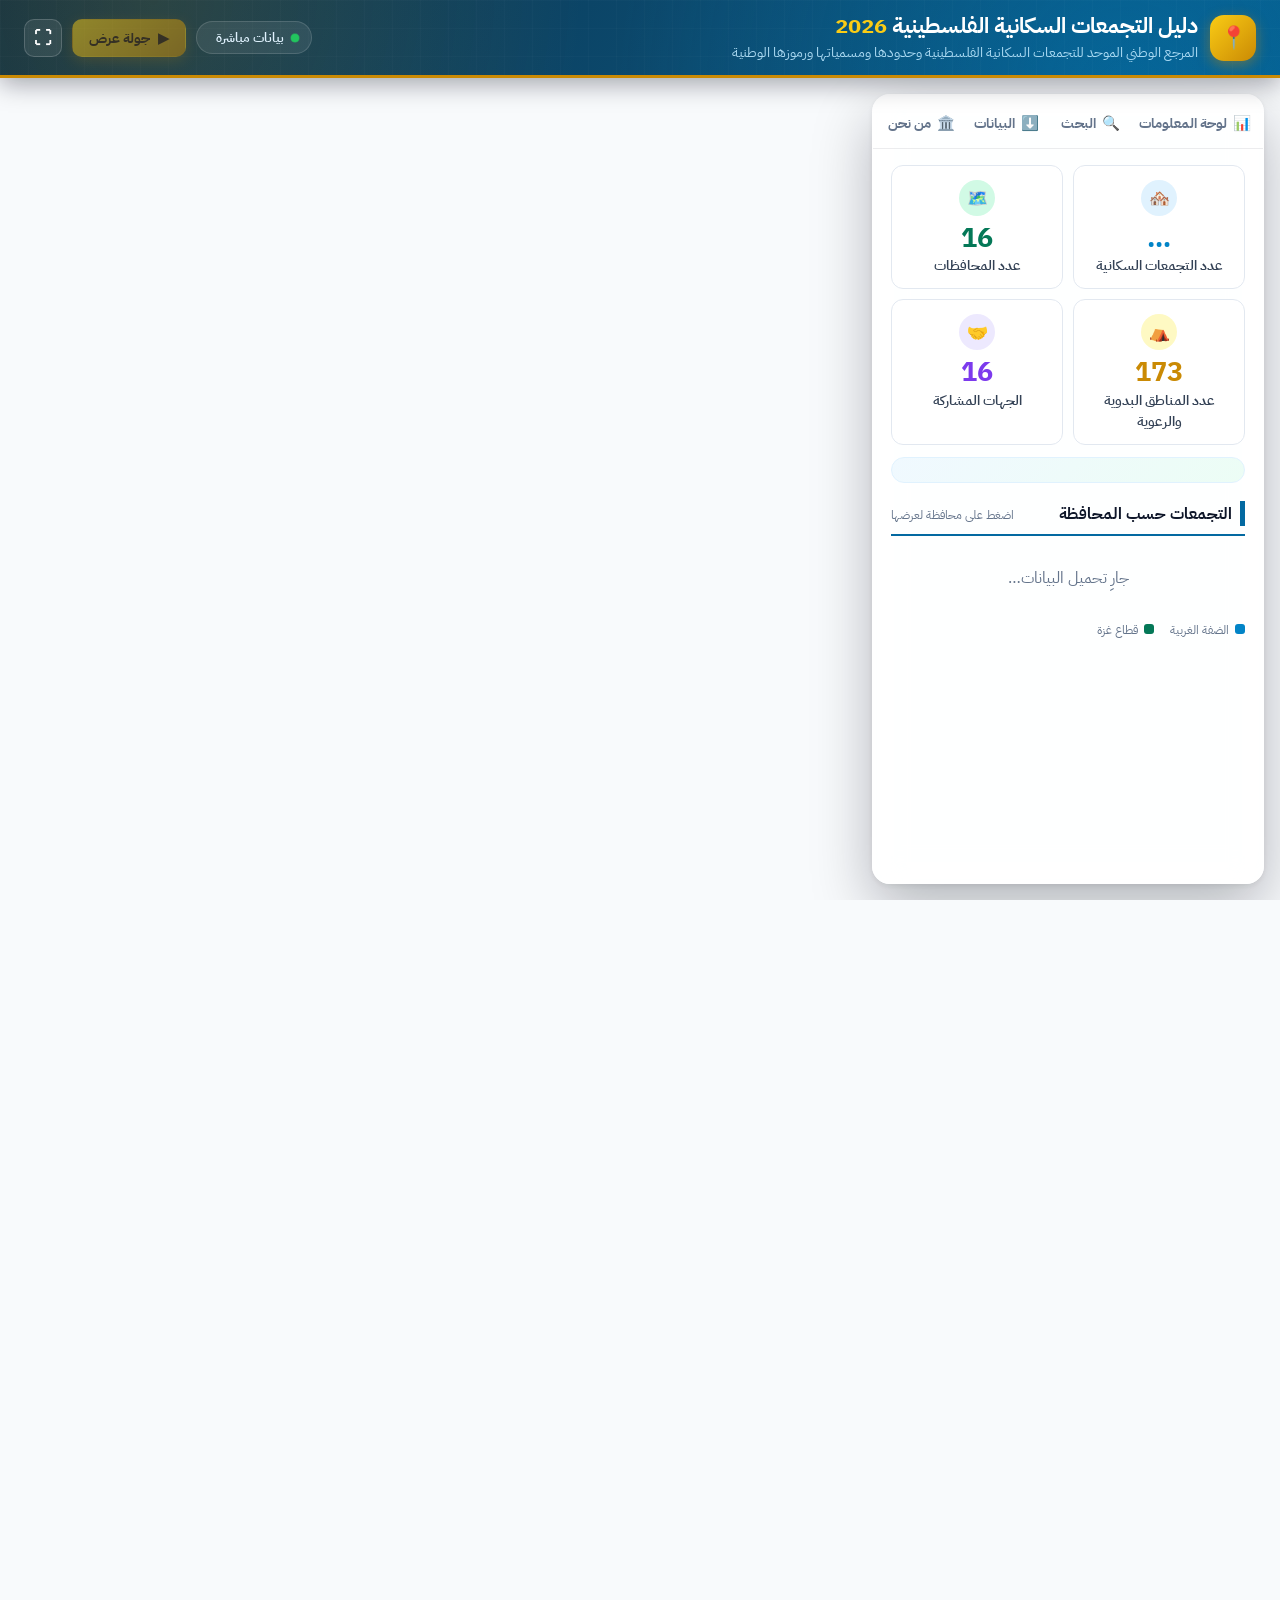
<file: index.html>
<!DOCTYPE html>
<html lang="ar" dir="rtl">
<head>
<meta charset="UTF-8">
<title>دليل التجمعات السكانية الفلسطينية 2026</title>
<meta http-equiv="refresh" content="0; url=app/">
</head>
<body><a href="app/">فتح دليل التجمعات السكانية الفلسطينية 2026</a></body>
</html>
</file>
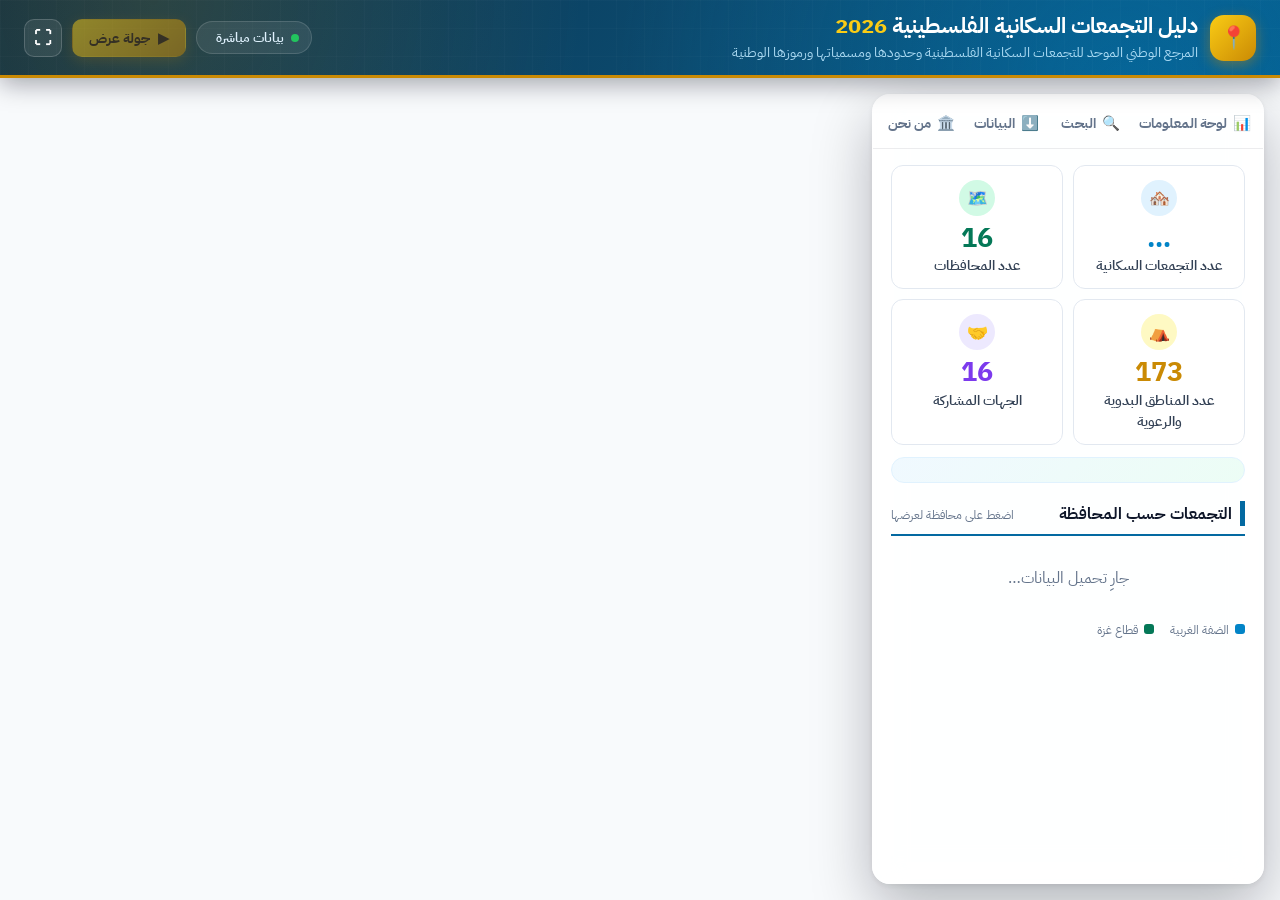
<file: app/index.html>
<!DOCTYPE html>
<html lang="ar" dir="rtl">
<head>
<meta charset="UTF-8">
<meta name="viewport" content="width=device-width, initial-scale=1, viewport-fit=cover">
<meta name="theme-color" content="#0c4a6e">
<title>دليل التجمعات السكانية الفلسطينية 2026</title>
<link rel="stylesheet" href="https://js.arcgis.com/4.34/esri/themes/light/main.css">
<link rel="preconnect" href="https://fonts.googleapis.com">
<link rel="preconnect" href="https://fonts.gstatic.com" crossorigin>
<link rel="stylesheet" href="https://fonts.googleapis.com/css2?family=IBM+Plex+Sans+Arabic:wght@400;500;600;700&display=swap">
<link rel="stylesheet" href="app.css?v=6ab5b873a1">
</head>
<body>
<div class="app" data-tab="dash">

  <header class="topbar">
    <div class="brand">
      <span class="logo" aria-hidden="true">📍</span>
      <div>
        <h1>دليل التجمعات السكانية الفلسطينية <b>2026</b></h1>
        <p>المرجع الوطني الموحد للتجمعات السكانية الفلسطينية وحدودها ومسمياتها ورموزها الوطنية</p>
      </div>
    </div>
    <div class="actions">
      <span class="live" title="الأرقام تُقرأ مباشرة من خدمات ArcGIS"><i></i>بيانات مباشرة<small id="liveTime"></small></span>
      <button id="tourBtn" class="act primary" type="button" disabled><span aria-hidden="true">▶</span><b>جولة عرض</b></button>
      <button id="fsBtn" class="act icon-only" type="button" title="ملء الشاشة" aria-label="ملء الشاشة">⛶</button>
    </div>
  </header>

  <div class="panel">

  <nav class="tabs" role="tablist" aria-label="أقسام التطبيق">
    <button class="tab map-only" role="tab" data-tab="map" type="button"><span aria-hidden="true">🗺️</span>الخريطة</button>
    <button class="tab" role="tab" data-tab="dash" type="button"><span aria-hidden="true">📊</span>لوحة المعلومات</button>
    <button class="tab" role="tab" data-tab="search" type="button"><span aria-hidden="true">🔍</span>البحث</button>
    <button class="tab" role="tab" data-tab="data" type="button"><span aria-hidden="true">⬇️</span>البيانات</button>
    <button class="tab" role="tab" data-tab="about" type="button"><span aria-hidden="true">🏛️</span>من نحن</button>
  </nav>

  <aside class="side">
    <!-- لوحة المعلومات -->
    <section class="pane" data-pane="dash">
      <div class="cards">
        <div class="card c1"><div class="icon">🏘️</div><div class="num" id="locCount" title="يُقرأ مباشرة من طبقة التجمعات السكانية 2026">…</div><div class="label">عدد التجمعات السكانية</div></div>
        <div class="card c2"><div class="icon">🗺️</div><div class="num" data-to="16">16</div><div class="label">عدد المحافظات</div></div>
        <div class="card c3"><div class="icon">⛺</div><div class="num" data-to="173">173</div><div class="label">عدد المناطق البدوية والرعوية</div></div>
        <div class="card c4"><div class="icon">🤝</div><div class="num" data-to="16">16</div><div class="label">الجهات المشاركة</div></div>
      </div>
      <div id="regions" class="regions"></div>
      <div class="sec-hd">
        <h2>التجمعات حسب المحافظة</h2>
        <span class="hint">اضغط على محافظة لعرضها</span>
      </div>
      <div id="chart" class="chart" aria-live="polite"><div class="loading">جارِ تحميل البيانات…</div></div>
      <div class="legend-note"><i class="sw wb"></i>الضفة الغربية <i class="sw gz"></i>قطاع غزة</div>
    </section>

    <!-- البحث -->
    <section class="pane" data-pane="search">
      <label class="fld">
        <span>البحث باسم التجمع أو رمزه</span>
        <input id="q" type="search" placeholder="مثال: بيت لحم، Jenin، 1101…" autocomplete="off">
      </label>
      <label class="fld">
        <span>المحافظة</span>
        <select id="gov"><option value="">كل المحافظات</option></select>
      </label>
      <div class="res-hd"><span id="resCount"></span><button id="reset" class="link" type="button">إعادة ضبط</button></div>
      <ul id="results" class="results"></ul>
    </section>

    <!-- البيانات -->
    <section class="pane" data-pane="data">
      <div class="sec-hd"><h2>تحميل البيانات والمستندات</h2></div>
      <p class="muted">البيانات الإحصائية والمكانية والتصنيفات الوطنية للتجمعات السكانية الفلسطينية 2026، بالصيغ المعتمدة.</p>
      <ul class="dl">
        <li>
          <span class="ic pdf">PDF</span>
          <div><b>دليل التجمعات 2026</b><small>المستند الكامل للدليل</small></div>
          <a class="btn" href="https://pcbs.maps.arcgis.com/sharing/rest/content/items/3e5e3f34ddca47f4a7e67415b1bcc2a3/data" target="_blank" rel="noopener">تحميل</a>
        </li>
        <li>
          <span class="ic xls">XLS</span>
          <div><b>جدول البيانات</b><small>Excel</small></div>
          <a class="btn" href="https://pcbs.maps.arcgis.com/sharing/rest/content/items/8003b70789d843c08591fac41ebed4b2/data" target="_blank" rel="noopener">تحميل</a>
        </li>
        <li>
          <span class="ic gdb">GDB</span>
          <div><b>قاعدة البيانات المكانية</b><small>File Geodatabase</small></div>
          <a class="btn" href="https://pcbs.maps.arcgis.com/sharing/rest/content/items/945b196624484c77a5392d0e69030c07/data" target="_blank" rel="noopener">تحميل</a>
        </li>
      </ul>
      <p class="foot">دولة فلسطين · الفريق الوطني لإعداد دليل التجمعات الفلسطينية</p>
    </section>
    <!-- من نحن -->
    <section class="pane" data-pane="about">
      <div class="sec-hd"><h2>عن المنصة والدليل</h2></div>
      <div class="about">
        <p>يمثل توفير البيانات والمعلومات المكانية والإحصائية الدقيقة والموثوقة ركيزة أساسية في بناء السياسات الوطنية واتخاذ القرارات السليمة، وداعماً رئيسياً لجهود التخطيط والتنمية وتعزيز كفاءة إدارة الموارد على المستوى الوطني.</p>
        <p>وتأتي المنصة التفاعلية لدليل التجمعات السكانية الفلسطينية 2026 في إطار جهود دولة فلسطين لتطوير منظومة البيانات الوطنية وتعزيز التكامل الشامل بين البيانات الإحصائية والجغرافية والإدارية؛ حيث توفر المنصة مرجعاً وطنياً تفاعلياً وموحداً للتجمعات السكانية، مسمياتها، رموزها، وحدودها الجغرافية لخدمة كافة المؤسسات والجهات ذات العلاقة.</p>
        <p>وجاءت هذه المنصة والدليل استجابةً للتغيرات العمرانية والإدارية والجغرافية التي شهدتها فلسطين، وبما يواكب التطورات المتسارعة في نظم المعلومات الجغرافية والتقنيات الرقمية الحديثة. كما يُشكل الدليل أساساً مكانياً للتحضير <strong>للتعداد العام للسكان والمساكن والمنشآت 2027</strong>، ولدعم تنفيذ المسوح والدراسات التنموية على مختلف المستويات.</p>
        <p>إن توحيد أسماء التجمعات السكانية ورموزها وحدودها وربطها بالمرجعيات المكانية الوطنية عبر هذا الدليل يعزز تبادل البيانات بين المؤسسات، ويرفع من جودة المعلومات الجغرافية لدعم بناء قواعد بيانات وطنية متكاملة ومستدامة.</p>
      </div>

      <div class="sec-hd"><h2>أعضاء الفريق الوطني</h2><span class="hint">بقرار مجلس الوزراء · 15 جهة</span></div>
      <ul class="team">
          <li><b>هبة خضر</b><span>الأمانة العامة لمجلس الوزراء</span><em>سكرتير الفريق</em></li>
          <li><b>باسم حدايدة</b><span>وزارة الحكم المحلي</span><em>مقرر الفريق</em></li>
          <li><b>مصعب أبو الهيجا</b><span>الجهاز المركزي للإحصاء الفلسطيني</span><em>نائب المقرر</em></li>
          <li><b>محمد فليان</b><span>سلطة الأراضي</span></li>
          <li><b>وفاء أبو لطيفة</b><span>وزارة الداخلية</span></li>
          <li><b>نفين حجازي</b><span>وزارة المالية والتخطيط</span></li>
          <li><b>صابرين فلاحين</b><span>وزارة الصناعة</span></li>
          <li><b>مرح المصري</b><span>وزارة الأشغال العامة والإسكان</span></li>
          <li><b>مجد سودة</b><span>وزارة الزراعة</span></li>
          <li><b>بسام الوحيدي</b><span>دائرة شؤون اللاجئين</span></li>
          <li><b>شاهر أبو دغش</b><span>لجنة الانتخابات المركزية</span></li>
          <li><b>عيسى الزبون</b><span>معهد الأبحاث التطبيقية (أريج)</span></li>
          <li><b>ماجد أبو قبع</b><span>مكتب الأمم المتحدة (UNOCHA)</span></li>
          <li><b>تغريد نجار، ليلى أبو بكر</b><span>برنامج الأمم المتحدة (UN-Habitat)</span></li>
          <li><b>خديجة زهران</b><span>الهيئة المستقلة لحقوق الإنسان</span></li>
      </ul>

      <div class="sec-hd"><h2>أعضاء الفريق الفني</h2><span class="hint">7 أعضاء</span></div>
      <ul class="team tech">
          <li><b>مصعب أبو الهيجا</b><span>الجهاز المركزي للإحصاء الفلسطيني</span><em>مقرر الفريق</em></li>
          <li><b>محمد فليان</b><span>سلطة الأراضي</span></li>
          <li><b>رهام دار علي</b><span>الجهاز المركزي للإحصاء الفلسطيني</span></li>
          <li><b>امتثال الشعيبي</b><span>الجهاز المركزي للإحصاء الفلسطيني</span></li>
          <li><b>شاهر أبو دغش</b><span>لجنة الانتخابات المركزية</span></li>
          <li><b>منتصر غزالة</b><span>وزارة الحكم المحلي</span></li>
          <li><b>إياد أبو عطا الله</b><span>وزارة الحكم المحلي</span></li>
      </ul>
      <p class="foot">دولة فلسطين · الفريق الوطني لإعداد دليل التجمعات الفلسطينية</p>
    </section>
  </aside>
  </div>

  <main class="map-wrap">
    <div id="map"></div>
    <div id="tip" class="tip" hidden></div>
    <div id="loc" class="spot loc" hidden>
      <button id="locClose" class="spot-x" type="button" aria-label="إغلاق بطاقة التجمع">×</button>
      <div class="spot-k">تجمع سكاني<span id="locCode"></span></div>
      <div id="locName" class="spot-name"></div>
      <div class="loc-sub"><span id="locEn"></span><button id="locGov" class="chip" type="button"></button></div>
      <div class="spot-grid g3">
        <div><b id="locArea">—</b><span>كم² تقريباً</span></div>
        <div><b id="locShare">—</b><span>من مساحة المحافظة</span></div>
        <div class="hl"><b><span id="locRank">—</span><small id="locOf"></small></b><span>الترتيب حسب الرمز</span></div>
      </div>
      <div id="locNotes" class="loc-notes" hidden></div>
      <div class="loc-nav">
        <button id="locPrev" class="nav-b" type="button"><span class="nb-l"><span aria-hidden="true">→</span> السابق</span><small id="locPrevName"></small></button>
        <span id="locPos"></span>
        <button id="locNext" class="nav-b" type="button"><span class="nb-l">التالي <span aria-hidden="true">←</span></span><small id="locNextName"></small></button>
      </div>
    </div>
    <div id="spot" class="spot" hidden>
      <button id="spotClose" class="spot-x" type="button" aria-label="إلغاء اختيار المحافظة">×</button>
      <div class="spot-k">محافظة</div>
      <div id="spotName" class="spot-name"></div>
      <div class="spot-tbl">
        <div class="tr"><span>رمز المحافظة</span><b id="spotCode">—</b></div>
        <div class="tr hl"><span>عدد التجمعات داخل المحافظة</span><b id="spotCount">—</b></div>
        <div class="tr"><span>النسبة من مجموع التجمعات</span><b id="spotShare">—</b></div>
        <div class="tr"><span>المساحة التقريبية</span><b><span id="spotArea">—</span><small>كم²</small></b></div>
        <div class="tr"><span>الترتيب (من الشمال للجنوب)</span><b><span id="spotRank">—</span><small id="spotOf"></small></b></div>
      </div>
      <div id="spotTour" class="spot-tour" hidden><span id="spotStep"></span><i><em id="spotProg"></em></i></div>
    </div>
  </main>
</div>

<script src="layers-config.js?v=7145a548b3"></script>
<script src="https://js.arcgis.com/4.34/"></script>
<script src="app.js?v=b618f6b230"></script>
</body>
</html>
</file>
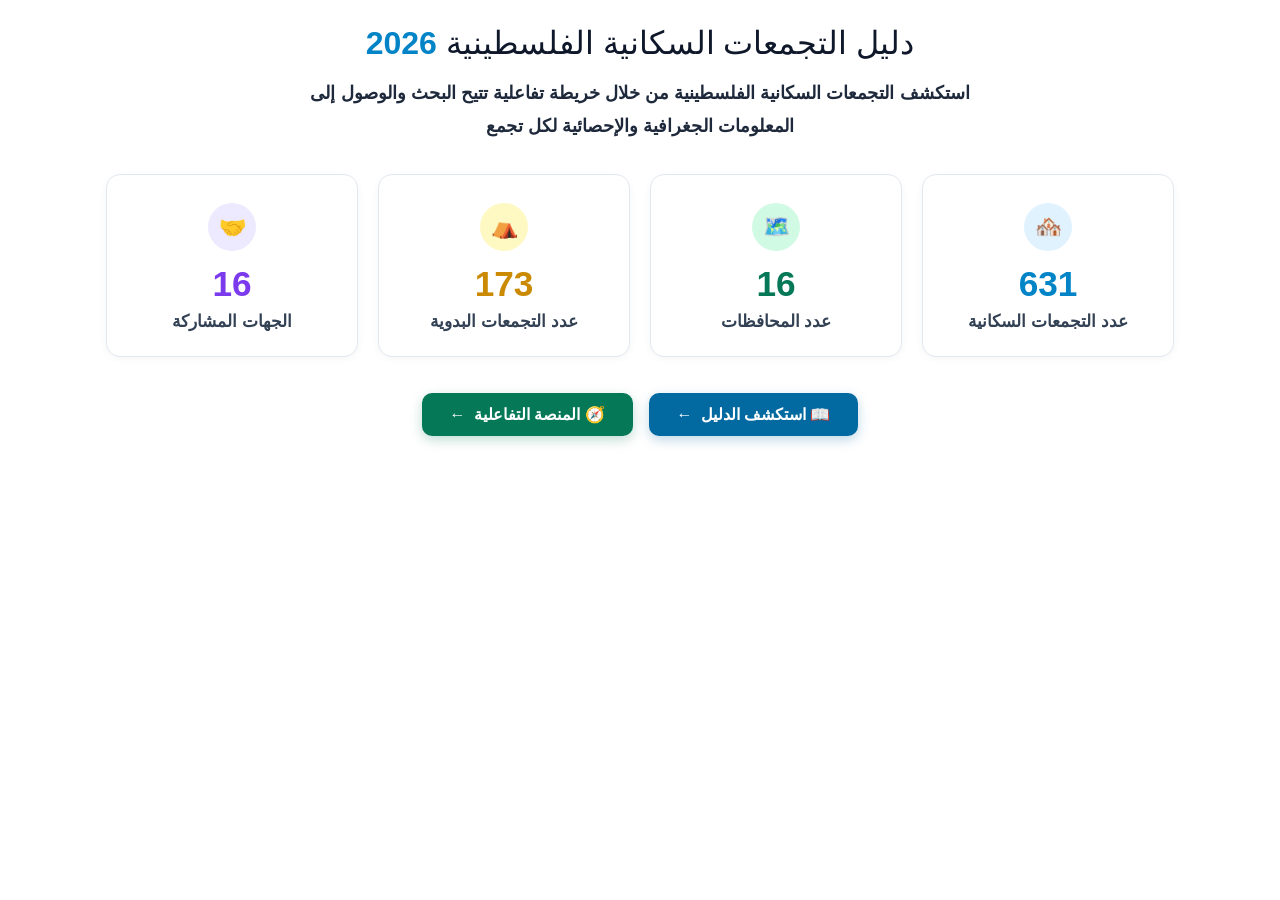
<file: stats/index.html>
<!DOCTYPE html>
<html lang="ar" dir="rtl">
<head>
<meta charset="UTF-8">
<title>إحصاءات الدليل</title>
<meta name="viewport" content="width=device-width, initial-scale=1">
<style>
  * { box-sizing: border-box; }
  body { margin: 0; background: transparent; font-family: 'Segoe UI', Tahoma, Geneva, Verdana, sans-serif; color: #0f172a; }
  .wrap { max-width: 1100px; margin: 0 auto; padding: 24px 16px; text-align: center; }

  .title { margin: 0 0 14px; font-size: 2rem; font-weight: 500; color: #0f172a; }
  .title b { color: #0284c7; font-weight: 800; }
  .lead { margin: 0 auto 32px; max-width: 720px; font-size: 1.15rem; font-weight: 600; line-height: 1.8; color: #1e293b; }

  .cards { display: grid; grid-template-columns: repeat(4, 1fr); gap: 20px; margin-bottom: 36px; }
  .card {
    position: relative; overflow: hidden;
    background: #ffffff; border: 1px solid #e2e8f0; border-radius: 14px;
    padding: 28px 16px 24px; cursor: default;
    box-shadow: 0 2px 8px rgba(15, 23, 42, 0.04);
    transition: transform .25s ease, box-shadow .25s ease, border-color .25s ease;
  }
  .card::before {
    content: ""; position: absolute; top: 0; right: 0; left: 0; height: 4px;
    background: var(--c); transform: scaleX(0); transform-origin: right;
    transition: transform .3s ease;
  }
  .card:hover { transform: translateY(-6px); box-shadow: 0 14px 30px rgba(15, 23, 42, 0.12); border-color: var(--c); }
  .card:hover::before { transform: scaleX(1); }
  .icon {
    width: 48px; height: 48px; margin: 0 auto 12px; border-radius: 50%;
    display: flex; align-items: center; justify-content: center; font-size: 22px;
    background: var(--bg); transition: transform .3s ease;
  }
  .card:hover .icon { transform: scale(1.12) rotate(-6deg); }
  .num { font-size: 2.2rem; font-weight: 800; color: var(--c); line-height: 1.2; }
  .label { margin-top: 6px; font-size: 1.05rem; font-weight: 600; color: #334155; }

  .c1 { --c: #0284c7; --bg: #e0f2fe; }
  .c2 { --c: #047857; --bg: #d1fae5; }
  .c3 { --c: #ca8a04; --bg: #fef9c3; }
  .c4 { --c: #7c3aed; --bg: #ede9fe; }

  .btns { display: flex; flex-wrap: wrap; justify-content: center; gap: 16px; }
  .btn {
    display: inline-flex; align-items: center; gap: 8px;
    padding: 12px 28px; border-radius: 10px; text-decoration: none;
    font-size: 1rem; font-weight: 700; color: #ffffff;
    background: #0369a1; box-shadow: 0 4px 12px rgba(3, 105, 161, 0.25);
    transition: transform .2s ease, box-shadow .2s ease, background-color .2s ease;
  }
  .btn:hover { transform: translateY(-3px); background: #0c4a6e; box-shadow: 0 8px 20px rgba(3, 105, 161, 0.35); }
  .btn.alt { background: #047857; box-shadow: 0 4px 12px rgba(4, 120, 87, 0.25); }
  .btn.alt:hover { background: #065f46; box-shadow: 0 8px 20px rgba(4, 120, 87, 0.35); }
  .btn span { transition: transform .2s ease; }
  .btn:hover span { transform: translateX(-4px); }

  @media (max-width: 800px) { .cards { grid-template-columns: repeat(2, 1fr); } .title { font-size: 1.6rem; } }
  @media (max-width: 420px) { .cards { gap: 12px; } .num { font-size: 1.8rem; } .label { font-size: .95rem; } }
</style>
</head>
<body>
<div class="wrap">

  <h2 class="title">دليل التجمعات السكانية الفلسطينية <b>2026</b></h2>
  <p class="lead">استكشف التجمعات السكانية الفلسطينية من خلال خريطة تفاعلية تتيح البحث والوصول إلى المعلومات الجغرافية والإحصائية لكل تجمع</p>

  <div class="cards">
    <div class="card c1"><div class="icon">🏘️</div><div class="num" data-to="631">631</div><div class="label">عدد التجمعات السكانية</div></div>
    <div class="card c2"><div class="icon">🗺️</div><div class="num" data-to="16">16</div><div class="label">عدد المحافظات</div></div>
    <div class="card c3"><div class="icon">⛺</div><div class="num" data-to="173">173</div><div class="label">عدد التجمعات البدوية</div></div>
    <div class="card c4"><div class="icon">🤝</div><div class="num" data-to="16">16</div><div class="label">الجهات المشاركة</div></div>
  </div>

  <div class="btns">
    <a class="btn" target="_top" href="https://experience.arcgis.com/experience/2a4600b14eeb48998f45009606cc6114/page/%D8%A7%D9%84%D8%AF%D9%84%D9%8A%D9%84">📖 استكشف الدليل <span>←</span></a>
    <a class="btn alt" target="_top" href="https://experience.arcgis.com/experience/2a4600b14eeb48998f45009606cc6114/page/%D8%A7%D9%84%D9%85%D9%86%D8%B5%D8%A9-%D8%A7%D9%84%D8%AA%D9%81%D8%A7%D8%B9%D9%84%D9%8A%D8%A9">🧭 المنصة التفاعلية <span>←</span></a>
  </div>

</div>
<script>
  // عدّاد الأرقام: يبدأ من صفر لما تظهر الكروت
  (function () {
    var nums = document.querySelectorAll('.num[data-to]');
    function run(el) {
      var to = +el.getAttribute('data-to'), start = null, dur = 1200;
      function step(t) {
        if (!start) start = t;
        var p = Math.min((t - start) / dur, 1);
        el.textContent = Math.round(to * (1 - Math.pow(1 - p, 3)));
        if (p < 1) requestAnimationFrame(step);
      }
      requestAnimationFrame(step);
    }
    nums.forEach(run);
  })();
</script>
</body>
</html>
</file>
<file: app/app.css>
:root {
  --navy: #0c4a6e;
  --blue: #0284c7;
  --blue-d: #0369a1;
  --green: #047857;
  --gold: #ca8a04;
  --text: #334155;
  --ink: #0f172a;
  --muted: #64748b;
  --line: #e2e8f0;
  --bg: #f8fafc;
  --side: 400px;
  --font: 'IBM Plex Sans Arabic', 'Segoe UI', Tahoma, Geneva, Verdana, sans-serif;
}
* { box-sizing: border-box; }
html, body { margin: 0; height: 100%; background: var(--bg); color: var(--ink); font-family: var(--font); overflow: hidden; }

/* ===== هيكل التطبيق: شريط علوي + لوحة جانبية + خريطة ===== */
.app {
  height: 100%; height: 100dvh;
  display: grid;
  grid-template-columns: var(--side) 1fr;
  grid-template-rows: auto auto 1fr;
  grid-template-areas: "top top" "tabs map" "side map";
}
.panel { display: contents; }
.topbar { grid-area: top; }
.tabs { grid-area: tabs; }
.side { grid-area: side; }
.map-wrap { grid-area: map; position: relative; min-height: 0; }
#map { position: absolute; inset: 0; }

/* ===== التبويبات ===== */
.tabs { display: flex; background: #fff; border-left: 1px solid var(--line); border-bottom: 1px solid var(--line); }
.tab {
  flex: 1; display: flex; align-items: center; justify-content: center; gap: 6px;
  padding: 11px 6px; border: 0; border-bottom: 3px solid transparent; background: none;
  font: inherit; font-size: .9rem; font-weight: 700; color: var(--muted); cursor: pointer; white-space: nowrap;
  transition: color .15s, border-color .15s, background-color .15s;
}
.tab:hover { color: var(--navy); background: #f8fafc; }
.tab[aria-selected="true"] { color: var(--navy); border-bottom-color: var(--blue); }
.tab.map-only { display: none; }

/* ===== اللوحة الجانبية ===== */
.side { background: #fff; border-left: 1px solid var(--line); overflow: hidden; min-height: 0; display: flex; flex-direction: column; }
.pane { display: none; padding: 14px 16px; overflow-y: auto; flex: 1; min-height: 0; }
.app[data-tab="dash"] .pane[data-pane="dash"],
.app[data-tab="data"] .pane[data-pane="data"],
.app[data-tab="about"] .pane[data-pane="about"] { display: block; }
.app[data-tab="search"] .pane[data-pane="search"] { display: flex; flex-direction: column; }

.sec-hd { display: flex; flex-wrap: wrap; align-items: baseline; justify-content: space-between; gap: 4px 12px; border-bottom: 2px solid var(--blue-d); padding-bottom: 8px; margin: 18px 0 10px; }
.pane > .sec-hd:first-child { margin-top: 2px; }
.sec-hd h2 { margin: 0; font-size: 1.02rem; color: var(--ink); border-right: 5px solid var(--blue-d); padding-right: 8px; }
.hint { font-size: .78rem; color: var(--muted); }
.muted { color: var(--text); font-size: .9rem; line-height: 1.8; margin: 0 0 14px; }
.loading, .err { padding: 20px; text-align: center; color: var(--muted); }
.err { color: #b91c1c; }

/* ===== الكروت ===== */
.cards { display: grid; grid-template-columns: repeat(2, 1fr); gap: 10px; }
.card {
  position: relative; overflow: hidden; text-align: center;
  background: #fff; border: 1px solid var(--line); border-radius: 12px; padding: 14px 8px 12px;
  transition: transform .25s ease, box-shadow .25s ease, border-color .25s ease;
}
.card::before { content: ""; position: absolute; top: 0; right: 0; left: 0; height: 3px; background: var(--c); transform: scaleX(0); transform-origin: right; transition: transform .3s ease; }
.card:hover { transform: translateY(-3px); box-shadow: 0 10px 22px rgba(15,23,42,.10); border-color: var(--c); }
.card:hover::before { transform: scaleX(1); }
.icon { width: 36px; height: 36px; margin: 0 auto 6px; border-radius: 50%; display: flex; align-items: center; justify-content: center; font-size: 17px; background: var(--bg-c); }
.num { font-size: 1.7rem; font-weight: 800; color: var(--c); line-height: 1.15; font-variant-numeric: tabular-nums; }
.label { margin-top: 2px; font-size: .86rem; font-weight: 600; color: var(--text); }
.c1 { --c: #0284c7; --bg-c: #e0f2fe; }
.c2 { --c: #047857; --bg-c: #d1fae5; }
.c3 { --c: #ca8a04; --bg-c: #fef9c3; }
.c4 { --c: #7c3aed; --bg-c: #ede9fe; }

/* ===== الشارت ===== */
.chart { display: flex; flex-direction: column; gap: 2px; }
.bar {
  display: grid; grid-template-columns: 8.6em 1fr 2.4em; align-items: center; gap: 8px;
  width: 100%; padding: 5px 6px; border: 0; border-radius: 8px; background: transparent;
  font: inherit; color: var(--text); text-align: right; cursor: pointer; transition: background-color .15s;
}
.bar:hover, .bar:focus-visible { background: #f0f9ff; outline: none; }
.bar.on { background: #e0f2fe; }
.bar .nm { font-size: .88rem; font-weight: 600; white-space: nowrap; overflow: hidden; text-overflow: ellipsis; }
.bar .tr { display: block; height: 12px; border-radius: 6px; background: #f1f5f9; overflow: hidden; }
.bar .fl { display: block; height: 100%; width: 0; border-radius: 6px; background: var(--blue); transition: width .8s cubic-bezier(.2,.8,.2,1); }
.bar.gz .fl { background: var(--green); }
.bar.on .fl { background: var(--navy); }
.bar .vl { font-weight: 800; color: var(--ink); font-variant-numeric: tabular-nums; font-size: .92rem; }
.legend-note { display: flex; align-items: center; gap: 6px; margin-top: 10px; font-size: .78rem; color: var(--muted); }
.sw { display: inline-block; width: 10px; height: 10px; border-radius: 3px; background: var(--blue); }
.sw.gz { background: var(--green); margin-right: 10px; }

/* ===== البحث ===== */
.fld { display: block; margin-bottom: 12px; }
.fld span { display: block; font-size: .85rem; font-weight: 700; color: var(--navy); margin-bottom: 5px; }
.fld input, .fld select {
  width: 100%; padding: 9px 11px; border: 1px solid #cbd5e1; border-radius: 9px;
  font: inherit; font-size: 1rem; color: var(--ink); background: #fff;
}
.fld input:focus, .fld select:focus { outline: 2px solid var(--blue); outline-offset: 0; border-color: var(--blue); }
.res-hd { display: flex; justify-content: space-between; align-items: center; font-size: .82rem; color: var(--muted); padding: 2px 2px 6px; border-bottom: 1px solid var(--line); }
.link { border: 0; background: none; color: var(--blue-d); font: inherit; font-weight: 700; cursor: pointer; padding: 2px 4px; }
.link:hover { text-decoration: underline; }
.results { list-style: none; margin: 0; padding: 0; overflow-y: auto; flex: 1; min-height: 0; }
.results li button {
  display: block; width: 100%; text-align: right; border: 0; border-bottom: 1px solid #f1f5f9; background: none;
  padding: 8px 6px; font: inherit; cursor: pointer; border-radius: 6px;
}
.results li button:hover, .results li button:focus-visible { background: #f0f9ff; outline: none; }
.results li button.on { background: #e0f2fe; }
.results .n { display: block; font-weight: 700; color: var(--ink); font-size: .95rem; }
.results .s { display: block; font-size: .8rem; color: var(--muted); margin-top: 1px; }
.results .empty { padding: 16px 4px; color: var(--muted); font-size: .9rem; }

/* ===== البيانات ===== */
.dl { list-style: none; margin: 0; padding: 0; display: flex; flex-direction: column; gap: 10px; }
.dl li { display: flex; align-items: center; gap: 12px; padding: 12px; border: 1px solid var(--line); border-radius: 12px; transition: border-color .2s, box-shadow .2s; }
.dl li:hover { border-color: #bae6fd; box-shadow: 0 4px 14px rgba(15,23,42,.06); }
.dl li > div { flex: 1; min-width: 0; }
.dl b { display: block; font-size: .95rem; color: var(--ink); }
.dl small { color: var(--muted); font-size: .8rem; }
.ic { flex: none; width: 44px; height: 44px; border-radius: 10px; display: flex; align-items: center; justify-content: center; font-size: .72rem; font-weight: 800; color: #fff; }
.ic.pdf { background: #b91c1c; }
.ic.xls { background: #107c41; }
.ic.gdb { background: var(--ink); }
.btn { flex: none; padding: 8px 16px; border-radius: 8px; background: var(--blue-d); color: #fff; text-decoration: none; font-weight: 700; font-size: .88rem; transition: background-color .2s, transform .2s; }
.btn:hover { background: var(--navy); transform: translateY(-1px); }
.foot { margin: 22px 0 0; padding-top: 12px; border-top: 1px solid var(--line); font-size: .8rem; color: var(--muted); text-align: center; }

/* ===== من نحن ===== */
.about p { margin: 0 0 10px; color: var(--text); font-size: .9rem; line-height: 1.9; text-align: justify; }
.about strong { color: var(--navy); }
.team { list-style: none; margin: 0; padding: 0; display: grid; gap: 8px; }
.team li { position: relative; padding: 9px 12px; border-radius: 10px; background: #f8fafc; border: 1px solid var(--line); border-right: 3px solid var(--blue); }
.team.tech li { border-right-color: var(--green); }
.team b { display: block; font-size: .93rem; color: var(--ink); }
.team span { display: block; font-size: .8rem; color: var(--muted); margin-top: 1px; }
.team em { position: absolute; top: 9px; left: 10px; font-style: normal; font-size: .7rem; font-weight: 700; color: #854d0e; background: #fef9c3; padding: 1px 8px; border-radius: 999px; }

/* ===== popup ===== */
.pp { width: 100%; border-collapse: collapse; font-family: var(--font); direction: rtl; }
.pp th, .pp td { padding: 6px 8px; border-bottom: 1px solid #f1f5f9; text-align: right; vertical-align: top; font-size: .9rem; }
.pp th { color: var(--navy); font-weight: 700; white-space: nowrap; width: 38%; background: #f8fafc; }
.pp td { color: var(--ink); }
.esri-popup__main-container, .esri-popup__header-title { font-family: var(--font); }

/* ===== شاشات متوسطة ===== */
@media (max-width: 1100px) { .topbar p { display: none; } }

/* ===== موبايل: تبويب الخريطة + اللوحة فوق الخريطة ===== */
@media (max-width: 760px) {
  .app { grid-template-columns: 1fr; grid-template-rows: auto auto 1fr; grid-template-areas: "top" "tabs" "map"; }
  .side { grid-area: map; z-index: 3; border: 0; }
  .app[data-tab="map"] .side { display: none; }
  .tab.map-only { display: flex; }
  .tab { flex-direction: column; gap: 2px; font-size: .78rem; padding: 7px 2px; }
  .tab span { font-size: 1.05rem; }
  .tabs { border-left: 0; }
}

/* =====================================================================
   الهوية المشتركة (حاسوب + موبايل): هيدر كحلي/ذهبي، أزرار، توزيع جغرافي، بطاقة المحافظة، شارت متدرّج
   ===================================================================== */
.topbar {
  display: flex; align-items: center; justify-content: space-between; gap: 20px;
  padding: 12px 24px;
  background:
    radial-gradient(circle at 12% 0%, rgba(202,138,4,.18), transparent 38%),
    radial-gradient(circle at 88% 120%, rgba(2,132,199,.35), transparent 45%),
    linear-gradient(120deg, #082f49 0%, #0c4a6e 55%, #075985 100%);
  border-bottom: 3px solid var(--gold);
  box-shadow: 0 6px 24px rgba(2,6,23,.35);
  position: relative; z-index: 6;
}
.topbar::after { content: ""; position: absolute; inset: 0; pointer-events: none; opacity: .5;
  background-image: linear-gradient(to right, rgba(255,255,255,.04) 1px, transparent 1px), linear-gradient(to bottom, rgba(255,255,255,.04) 1px, transparent 1px);
  background-size: 28px 28px; }
.brand { position: relative; z-index: 1; min-width: 0; display: flex; align-items: center; gap: 12px; }
.logo { flex: none; width: 46px; height: 46px; border-radius: 14px; display: flex; align-items: center; justify-content: center; background: linear-gradient(135deg, #facc15, #ca8a04); box-shadow: 0 4px 14px rgba(202,138,4,.45); font-size: 22px; }
.topbar h1 { margin: 0; color: #fff; font-size: 1.35rem; font-weight: 700; line-height: 1.3; }
.topbar h1 b { color: #facc15; }
.topbar p { margin: 2px 0 0; font-size: .88rem; color: #bae6fd; opacity: .9; }

.actions { position: relative; z-index: 1; display: flex; align-items: center; gap: 10px; flex: none; }
.live { display: inline-flex; align-items: center; gap: 7px; padding: 6px 12px; border-radius: 999px; background: rgba(255,255,255,.08); border: 1px solid rgba(255,255,255,.14); color: #e0f2fe; font-size: .82rem; font-weight: 600; white-space: nowrap; }
.live i { width: 8px; height: 8px; border-radius: 50%; background: #22c55e; box-shadow: 0 0 0 0 rgba(34,197,94,.6); animation: pulse 2s infinite; }
.live small { color: #7dd3fc; font-weight: 500; }
.live small:not(:empty)::before { content: "·"; margin-left: 6px; }
@keyframes pulse { 0% { box-shadow: 0 0 0 0 rgba(34,197,94,.6); } 70% { box-shadow: 0 0 0 8px rgba(34,197,94,0); } 100% { box-shadow: 0 0 0 0 rgba(34,197,94,0); } }
.act { display: inline-flex; align-items: center; gap: 8px; height: 38px; padding: 0 16px; border-radius: 10px; border: 1px solid rgba(255,255,255,.18); background: rgba(255,255,255,.08); color: #fff; font: inherit; font-size: .9rem; font-weight: 700; cursor: pointer; transition: background-color .2s, transform .2s, box-shadow .2s; white-space: nowrap; }
.act:hover:not(:disabled) { background: rgba(255,255,255,.16); transform: translateY(-1px); }
.act:disabled { opacity: .5; cursor: default; }
.act.primary { background: linear-gradient(135deg, #facc15, #ca8a04); border-color: transparent; color: #422006; box-shadow: 0 4px 14px rgba(202,138,4,.35); }
.act.primary:hover:not(:disabled) { background: linear-gradient(135deg, #fde047, #eab308); }
.act.primary.on { background: #fff; color: #b91c1c; }
.act.icon-only { width: 38px; padding: 0; justify-content: center; font-size: 1.1rem; }

/* التوزيع الجغرافي */
.regions { margin-top: 12px; padding: 12px 14px; border-radius: 14px; background: linear-gradient(135deg, #f0f9ff, #ecfdf5); border: 1px solid #e0f2fe; }
.regions .rg { display: flex; justify-content: space-between; align-items: baseline; }
.regions .rg div { display: flex; flex-direction: column; }
.regions .rg div:last-child { text-align: left; align-items: flex-end; }
.regions .rg b { font-size: 1.35rem; font-weight: 800; font-variant-numeric: tabular-nums; }
.regions .rg span { font-size: .8rem; color: var(--text); font-weight: 600; }
.regions .wb b { color: var(--blue); }
.regions .gz b { color: var(--green); }
.regions .split { display: flex; height: 8px; margin-top: 10px; border-radius: 4px; overflow: hidden; gap: 2px; }
.regions .split i { display: block; height: 100%; background: var(--blue); transition: flex-grow 1s ease; }
.regions .split i + i { background: var(--green); }

/* بطاقة المحافظة فوق الخريطة */
.spot {
  display: block; position: absolute; z-index: 4;
  padding: 18px 20px 16px; border-radius: 18px; color: #fff;
  background: linear-gradient(145deg, rgba(8,47,73,.94), rgba(12,74,110,.92));
  -webkit-backdrop-filter: blur(10px); backdrop-filter: blur(10px);
  border: 1px solid rgba(250,204,21,.35); border-top: 3px solid var(--gold);
  box-shadow: 0 24px 50px rgba(2,6,23,.4);
  animation: spotIn .45s cubic-bezier(.2,.8,.2,1);
}
.spot[hidden] { display: none; }
@keyframes spotIn { from { opacity: 0; transform: translateY(16px) scale(.98); } to { opacity: 1; transform: none; } }
.spot-x { position: absolute; top: 10px; left: 12px; width: 28px; height: 28px; border: 0; border-radius: 8px; background: rgba(255,255,255,.1); color: #fff; font-size: 1.1rem; cursor: pointer; }
.spot-x:hover { background: rgba(255,255,255,.2); }
.spot-k { font-size: .78rem; color: #facc15; font-weight: 700; }
.spot-name { font-size: 1.7rem; font-weight: 800; line-height: 1.25; margin: 2px 0 14px; }
.spot-grid { display: grid; grid-template-columns: repeat(2, 1fr); gap: 10px; }
.spot-grid div { background: rgba(255,255,255,.07); border: 1px solid rgba(255,255,255,.08); border-radius: 12px; padding: 9px 12px; }
.spot-grid b { display: block; font-size: 1.45rem; font-weight: 800; font-variant-numeric: tabular-nums; }
.spot-grid span { font-size: .78rem; color: #bae6fd; }
/* جدول بطاقة المحافظة: العنوان يمين والرقم يسار */
.spot-tbl { border-radius: 12px; overflow: hidden; border: 1px solid rgba(255,255,255,.1); }
.spot-tbl .tr { display: flex; justify-content: space-between; align-items: center; gap: 12px; padding: 9px 14px; background: rgba(255,255,255,.05); border-bottom: 1px solid rgba(255,255,255,.07); }
.spot-tbl .tr:nth-child(odd) { background: rgba(255,255,255,.08); }
.spot-tbl .tr:last-child { border-bottom: 0; }
.spot-tbl .tr > span { color: #bae6fd; font-size: .86rem; }
.spot-tbl .tr > b { flex: none; font-size: 1.1rem; font-weight: 800; font-variant-numeric: tabular-nums; white-space: nowrap; }
.spot-tbl .tr > b small { margin-right: 5px; font-size: .75rem; font-weight: 600; color: #bae6fd; }
.spot-tbl .tr.hl { background: rgba(250,204,21,.12); }
.spot-tbl .tr.hl > b { color: #facc15; font-size: 1.35rem; }
.spot-tour { display: flex; align-items: center; gap: 10px; margin-top: 12px; font-size: .78rem; color: #bae6fd; }
.spot-tour[hidden] { display: none; }
.spot-tour i { flex: 1; height: 4px; border-radius: 2px; background: rgba(255,255,255,.15); overflow: hidden; }
.spot-tour em { display: block; height: 100%; width: 0; background: #facc15; }

/* بطاقة التجمع (بدل الـ popup) — نفس أسلوب بطاقة المحافظة */
.loc .spot-k span:not(:empty) { margin-right: 8px; padding: 1px 8px; border-radius: 999px; background: rgba(250,204,21,.14); color: #fde68a; font-weight: 600; font-variant-numeric: tabular-nums; }
.loc .spot-name { margin-bottom: 4px; }
.loc-sub { display: flex; flex-wrap: wrap; align-items: center; justify-content: space-between; gap: 6px 10px; margin-bottom: 12px; font-size: .86rem; color: #bae6fd; }
.chip { border: 1px solid rgba(250,204,21,.45); background: rgba(250,204,21,.1); color: #fde68a; border-radius: 999px; padding: 3px 12px; font: inherit; font-size: .8rem; font-weight: 700; cursor: pointer; transition: background-color .2s; }
.chip:hover { background: rgba(250,204,21,.25); }
.spot-grid.g3 { grid-template-columns: repeat(3, 1fr); }
.spot-grid.g3 b { font-size: 1.25rem; }
.loc-notes { margin-top: 10px; padding: 8px 12px; border-radius: 10px; background: rgba(255,255,255,.06); border-right: 3px solid var(--gold); font-size: .84rem; line-height: 1.7; color: #e0f2fe; }
.loc-nav { display: flex; align-items: center; justify-content: space-between; gap: 8px; margin-top: 12px; padding-top: 10px; border-top: 1px solid rgba(255,255,255,.1); }
.loc-nav span { font-size: .78rem; color: #7dd3fc; font-variant-numeric: tabular-nums; }
.nav-b { border: 1px solid rgba(255,255,255,.18); background: rgba(255,255,255,.08); color: #fff; border-radius: 9px; padding: 6px 12px; font: inherit; font-size: .84rem; font-weight: 700; cursor: pointer; transition: background-color .2s; }
.nav-b:hover:not(:disabled) { background: rgba(255,255,255,.18); }
.nav-b:disabled { opacity: .35; cursor: default; }
.nav-b { display: inline-flex; flex-direction: column; align-items: center; min-width: 96px; }
.nav-b small { max-width: 130px; overflow: hidden; text-overflow: ellipsis; white-space: nowrap; font-size: .7rem; font-weight: 600; color: #7dd3fc; }
.nav-b small:empty { display: none; }
.loc-nav .nav-b .nb-l, .loc-nav .nav-b .nb-l span { font-size: inherit; color: #fff; }
/* مربع الترتيب بالذهبي والرقم بسطر واحد */
.spot-grid div.hl { background: rgba(250,204,21,.12); border-color: rgba(250,204,21,.45); }
.spot-grid div.hl b { color: #facc15; white-space: nowrap; }
.spot-grid div.hl b > span { font-size: inherit; color: inherit; }
.spot-grid div.hl b small { margin-right: 4px; font-size: .72rem; font-weight: 600; color: #bae6fd; }
/* لما تكون بطاقة التجمع ظاهرة، بطاقة المحافظة تنخفي (بترجع بعد الإغلاق) */
.map-wrap.has-loc #spot { display: none; }

/* تلميح المحافظة عند المرور (الحاسوب فقط — ما في ماوس على الموبايل) */
.tip { display: block; position: absolute; z-index: 4; pointer-events: none; transform: translate(-50%, calc(-100% - 14px));
  padding: 7px 12px; border-radius: 10px; background: rgba(8,47,73,.95); color: #fff; font-size: .88rem; font-weight: 600; white-space: nowrap;
  box-shadow: 0 8px 20px rgba(2,6,23,.3); }
.tip[hidden] { display: none; }
.tip b { color: #facc15; margin-right: 6px; }

/* الشارت المتدرّج */
.bar .tr { height: 10px; }
.bar .fl { background: linear-gradient(90deg, #38bdf8, var(--blue)); }
.bar.gz .fl { background: linear-gradient(90deg, #34d399, var(--green)); }
.bar.on .fl { background: linear-gradient(90deg, #facc15, var(--gold)); }
.bar.on { background: #fef9c3; }

/* =====================================================================
   ترتيب الحاسوب: لوحة زجاجية عائمة فوق خريطة بعرض الشاشة
   ===================================================================== */
@media (min-width: 761px) {
  :root { --side: 392px; }
  .app { grid-template-columns: 1fr; grid-template-rows: auto 1fr; grid-template-areas: "top" "map"; }
  .panel {
    grid-area: map; justify-self: start; align-self: stretch;
    width: var(--side); margin: 16px; z-index: 5; min-height: 0;
    display: flex; flex-direction: column; overflow: hidden;
    background: rgba(255,255,255,.88);
    -webkit-backdrop-filter: blur(16px) saturate(1.3); backdrop-filter: blur(16px) saturate(1.3);
    border: 1px solid rgba(255,255,255,.7); border-radius: 18px;
    box-shadow: 0 24px 60px rgba(2,6,23,.28), 0 2px 6px rgba(2,6,23,.08);
  }
  .tabs { background: transparent; border: 0; border-bottom: 1px solid rgba(15,23,42,.08); padding: 6px 6px 0; }
  .tab { border-radius: 10px 10px 0 0; }
  .side { background: transparent; border: 0; flex: 1; }
  .pane { padding: 16px 18px; }
  .card { background: rgba(255,255,255,.9); }
  .spot { left: 20px; bottom: 34px; width: 360px; }
  .spot.loc { width: 360px; }
}
@media (min-width: 761px) and (max-width: 1100px) {
  :root { --side: 340px; }
  .live { display: none; }
  .act b { display: none; }
  .spot { width: 320px; }
}

/* =====================================================================
   ترتيب الموبايل: نفس الهوية بحجم مضغوط
   ===================================================================== */
@media (max-width: 760px) {
  .topbar { padding: 8px 12px; gap: 10px; }
  .brand { gap: 10px; }
  .logo { width: 36px; height: 36px; font-size: 17px; border-radius: 11px; }
  .topbar h1 { font-size: 1.02rem; }
  .live, #fsBtn { display: none; }
  .act { height: 36px; padding: 0 12px; font-size: .82rem; }
  .act b { display: none; }
  .act.primary { width: 40px; padding: 0; justify-content: center; }

  /* التبويب الفعّال بلون ذهبي تحت الهيدر الكحلي */
  .tab[aria-selected="true"] { border-bottom-color: var(--gold); }

  /* بطاقة المحافظة: أسفل الخريطة بعرض الشاشة، وتظهر فقط على تبويب الخريطة */
  .spot { left: 10px; right: 10px; bottom: 26px; padding: 12px 14px 12px; border-radius: 16px; }
  .app:not([data-tab="map"]) .spot { display: none; }
  .spot-x { top: 8px; left: 10px; }
  .spot-name { font-size: 1.25rem; margin: 0 0 10px; }
  .spot-tbl .tr { padding: 6px 12px; }
  .spot-tbl .tr > span { font-size: .78rem; }
  .spot-tbl .tr > b { font-size: .98rem; }
  .spot-tbl .tr.hl > b { font-size: 1.15rem; }
  .spot-grid { grid-template-columns: repeat(4, 1fr); gap: 6px; }
  .spot-grid div { padding: 7px 6px; text-align: center; border-radius: 10px; }
  .spot-grid b { font-size: 1.05rem; }
  .spot-grid span { font-size: .68rem; }
  .spot-tour { margin-top: 8px; }
  .spot-grid.g3 { grid-template-columns: repeat(3, 1fr); }
  .spot-grid.g3 b { font-size: 1rem; }
  .loc-sub { margin-bottom: 8px; font-size: .8rem; }
  .loc-notes { margin-top: 8px; font-size: .78rem; max-height: 4.6em; overflow-y: auto; }
  .loc-nav { margin-top: 8px; padding-top: 8px; }
  .nav-b { padding: 5px 10px; font-size: .78rem; }
  /* أدوات الخريطة السفلية (Powered by Esri) بأسفل الشاشة، مش فوق البطاقة */
  .map-wrap .esri-ui { bottom: 0 !important; }
  .map-wrap.card-open .esri-scale-bar { display: none; }
  .tip { display: none !important; }
}
</file>
